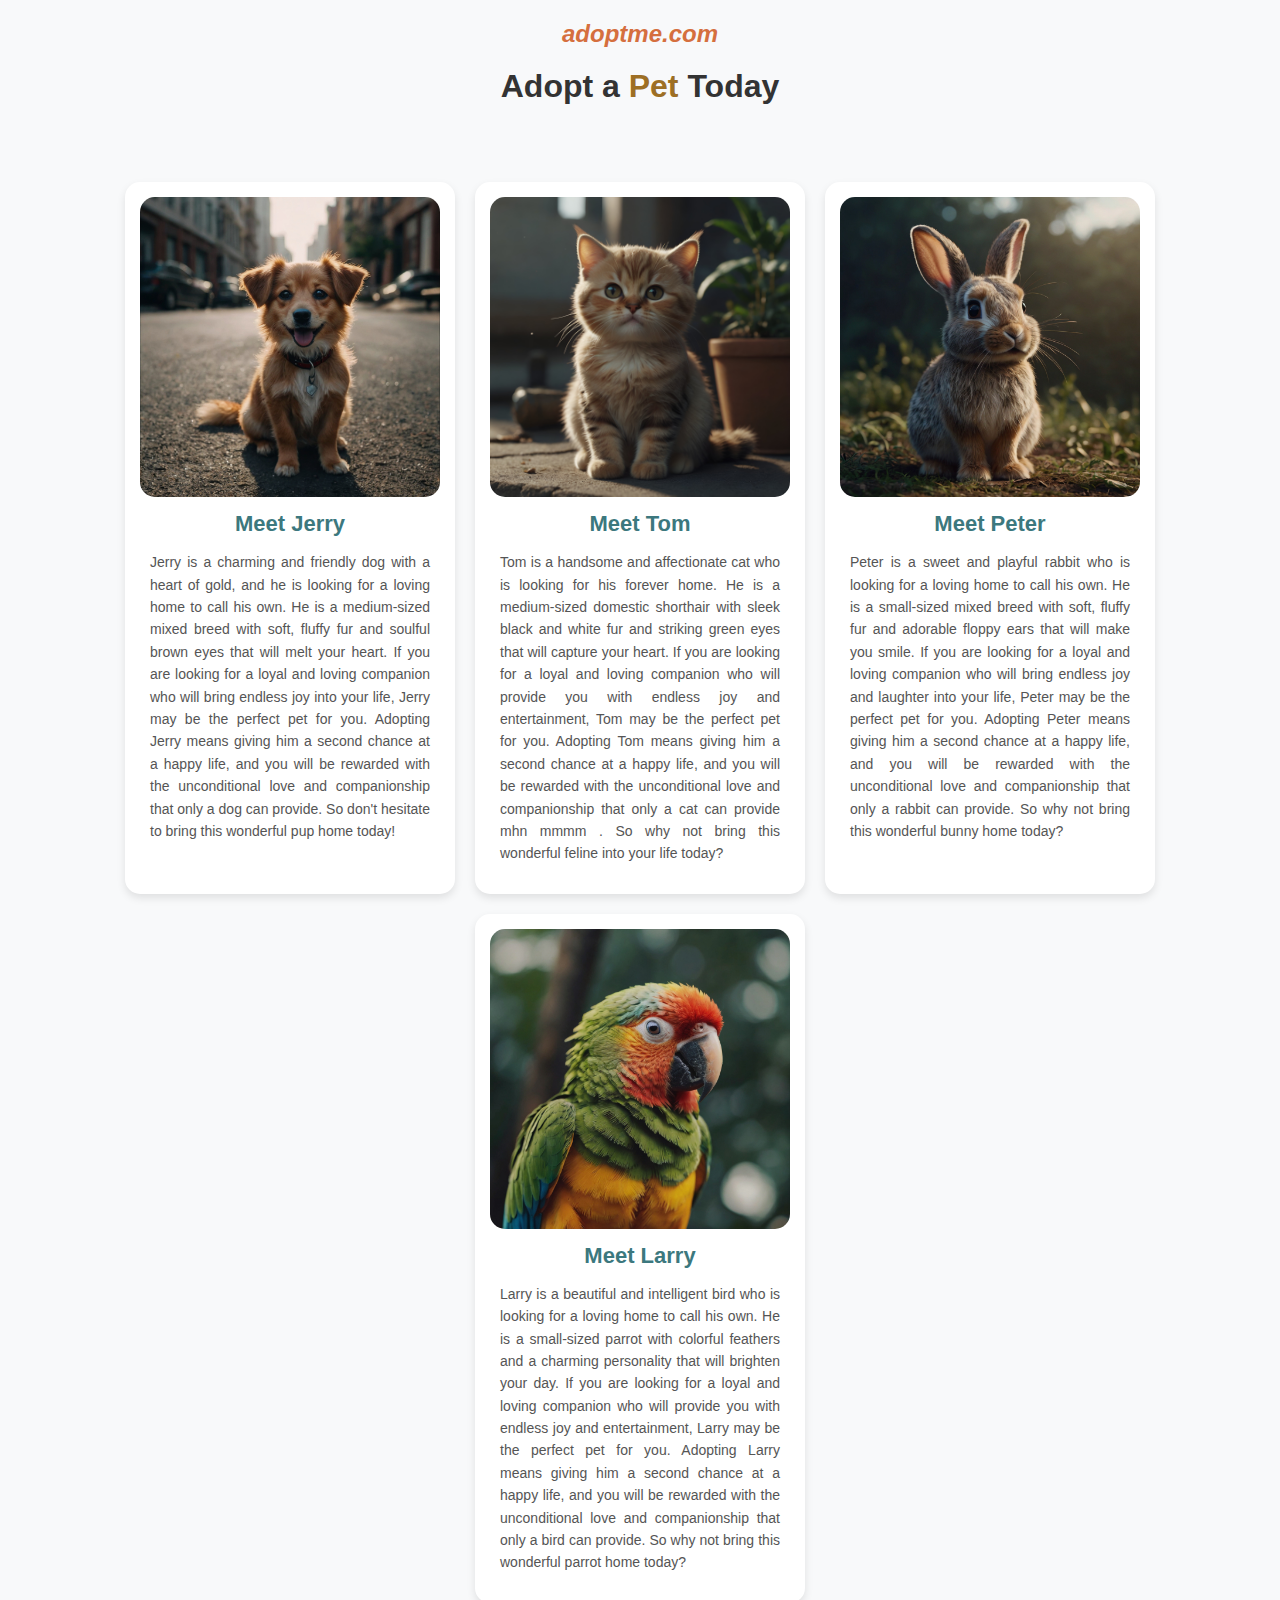
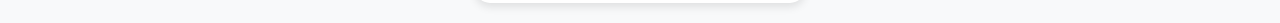
<file: adoptme/index.html>
<!DOCTYPE html>
<html lang="en">
  <head>
    <meta charset="UTF-8" />
    <meta http-equiv="X-UA-Compatible" content="IE=edge" />
    <meta name="viewport" content="width=device-width, initial-scale=1.0" />
    <title>CSS</title>
    <link rel="stylesheet" href="style.css" />
  </head>
  <body>
    <h2><i>adoptme.com</i></h2>
    <h1>Adopt a <span>Pet</span> Today</h1>
    <br /><br />
    <div id="pets">
      <div class="card">
        <img src="dog.jpg" alt="jerry" />
        <h3>Meet Jerry</h3>
        <p>
          Jerry is a charming and friendly dog with a heart of gold, and he is
          looking for a loving home to call his own. He is a medium-sized mixed
          breed with soft, fluffy fur and soulful brown eyes that will melt your
          heart. If you are looking for a loyal and loving companion who will
          bring endless joy into your life, Jerry may be the perfect pet for
          you. Adopting Jerry means giving him a second chance at a happy life,
          and you will be rewarded with the unconditional love and companionship
          that only a dog can provide. So don't hesitate to bring this wonderful
          pup home today!
        </p>
      </div>

      <div class="card">
        <img src="cat.jpg" alt="tom" />
        <h3>Meet Tom</h3>
        <p>
          Tom is a handsome and affectionate cat who is looking for his forever
          home. He is a medium-sized domestic shorthair with sleek black and
          white fur and striking green eyes that will capture your heart. If you
          are looking for a loyal and loving companion who will provide you with
          endless joy and entertainment, Tom may be the perfect pet for you.
          Adopting Tom means giving him a second chance at a happy life, and you
          will be rewarded with the unconditional love and companionship that
          only a cat can provide mhn mmmm . So why not bring this wonderful
          feline into your life today?
        </p>
      </div>
      <div class="card">
        <img src="rabbit.jpg" alt="peter" />
        <h3>Meet Peter</h3>
        <p>
          Peter is a sweet and playful rabbit who is looking for a loving home
          to call his own. He is a small-sized mixed breed with soft, fluffy fur
          and adorable floppy ears that will make you smile. If you are looking
          for a loyal and loving companion who will bring endless joy and
          laughter into your life, Peter may be the perfect pet for you.
          Adopting Peter means giving him a second chance at a happy life, and
          you will be rewarded with the unconditional love and companionship
          that only a rabbit can provide. So why not bring this wonderful bunny
          home today?
        </p>
      </div>
      <div class="card">
        <img src="parrot.jpg" alt="larry" />
        <h3>Meet Larry</h3>
        <p>
          Larry is a beautiful and intelligent bird who is looking for a loving
          home to call his own. He is a small-sized parrot with colorful
          feathers and a charming personality that will brighten your day. If
          you are looking for a loyal and loving companion who will provide you
          with endless joy and entertainment, Larry may be the perfect pet for
          you. Adopting Larry means giving him a second chance at a happy life,
          and you will be rewarded with the unconditional love and companionship
          that only a bird can provide. So why not bring this wonderful parrot
          home today?
        </p>
      </div>
    </div>
  </body>
</html>
</file>
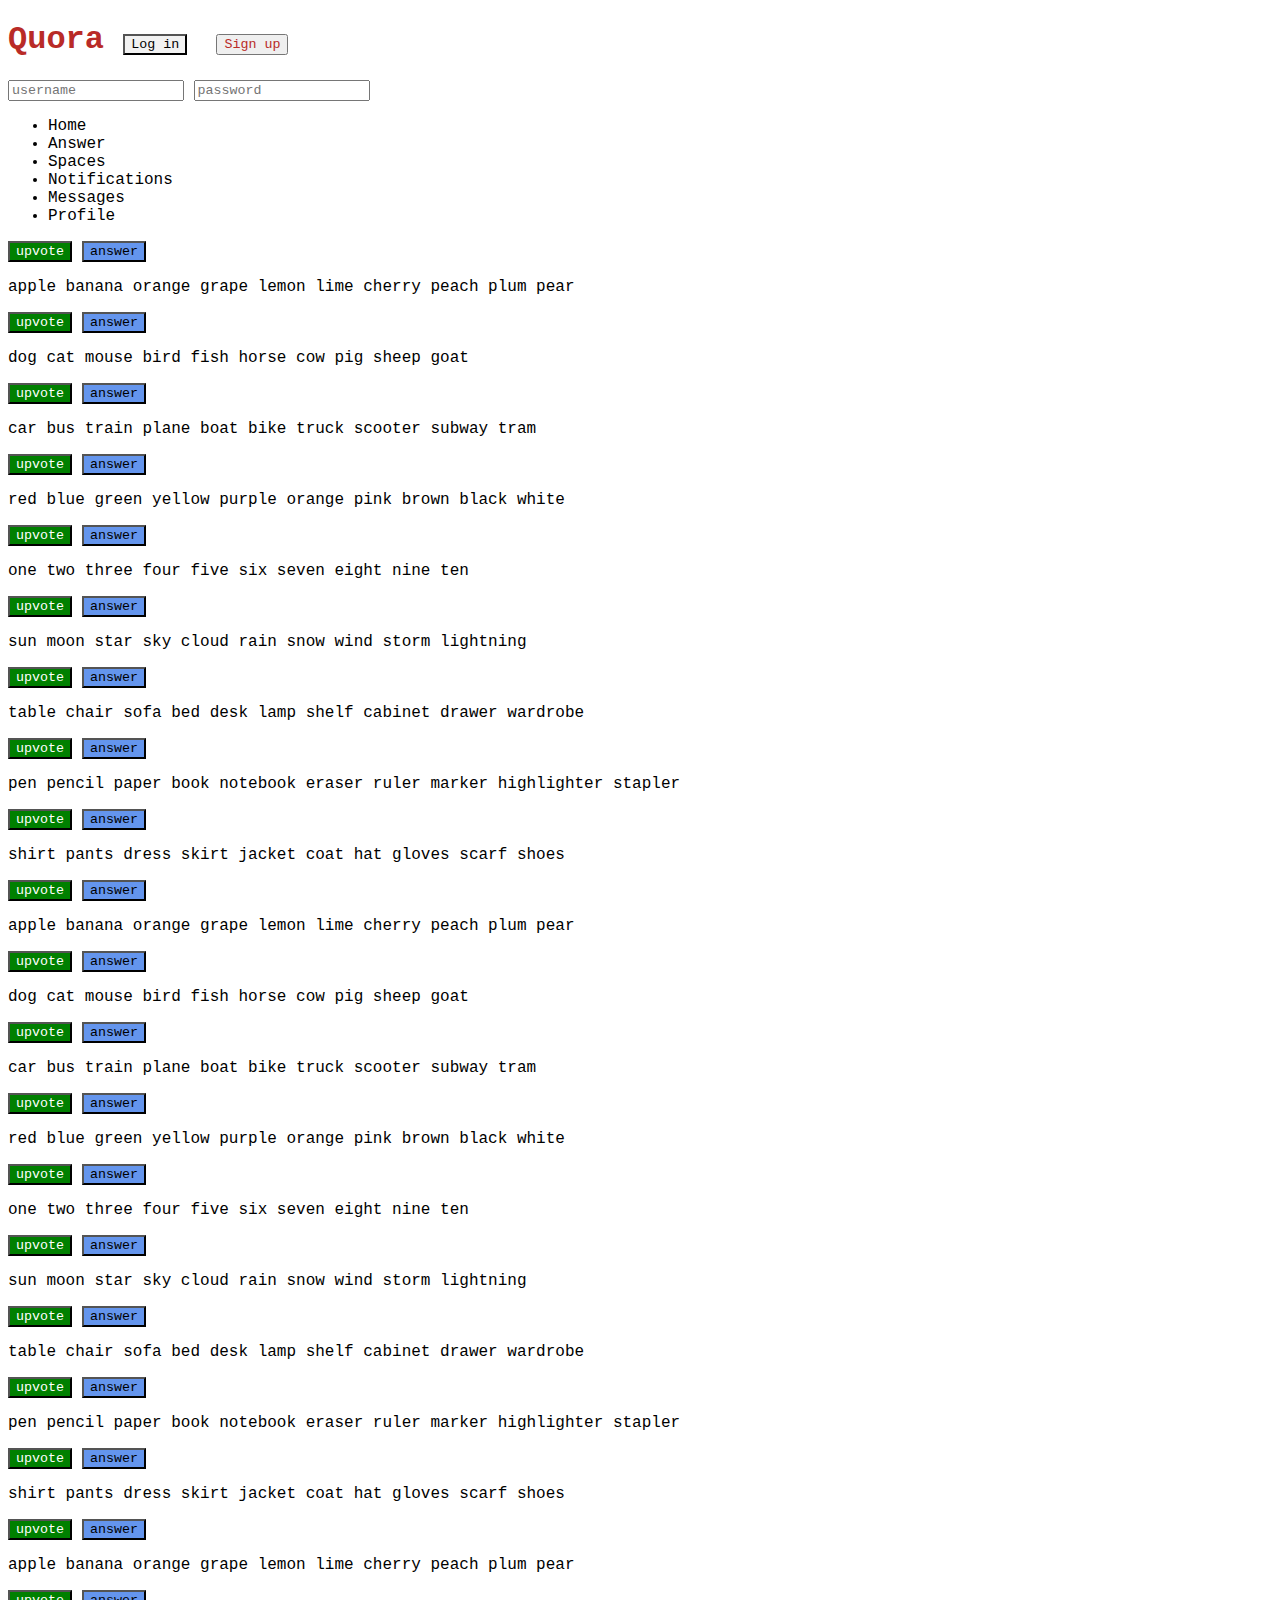
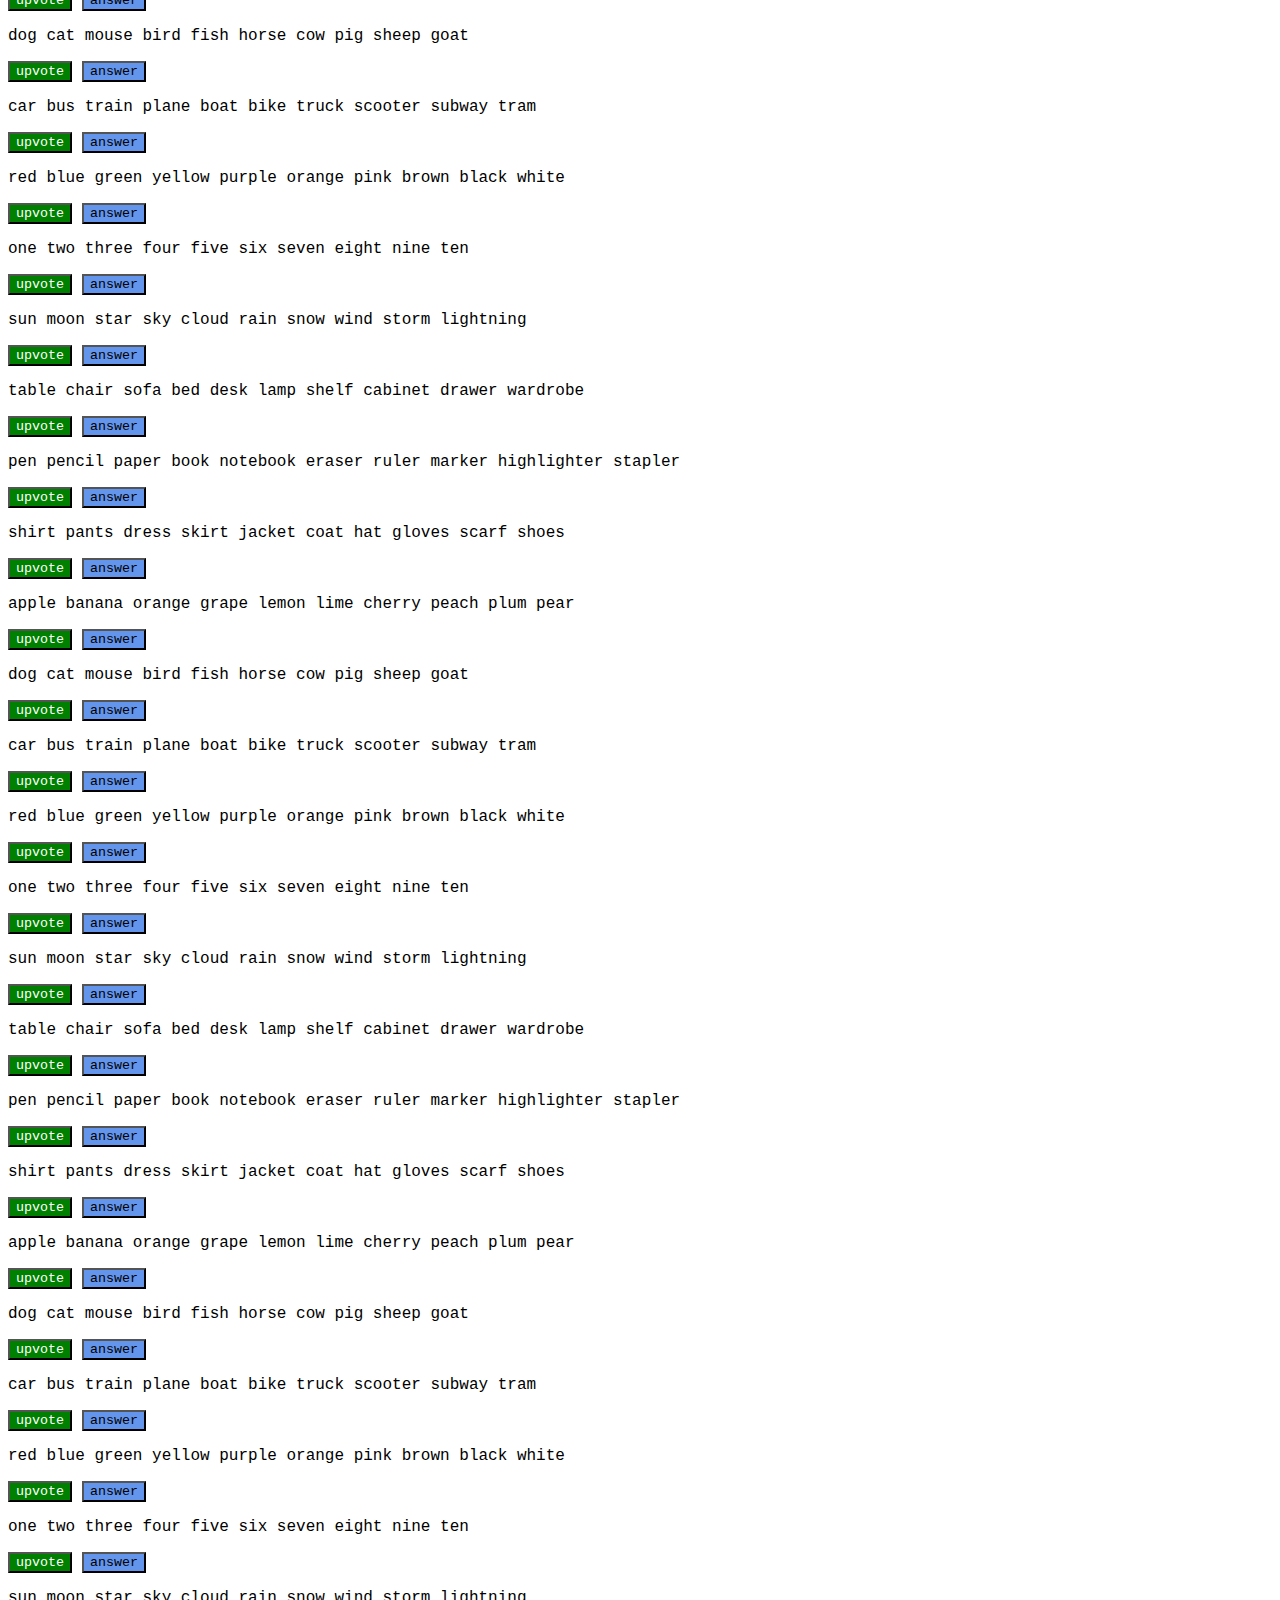
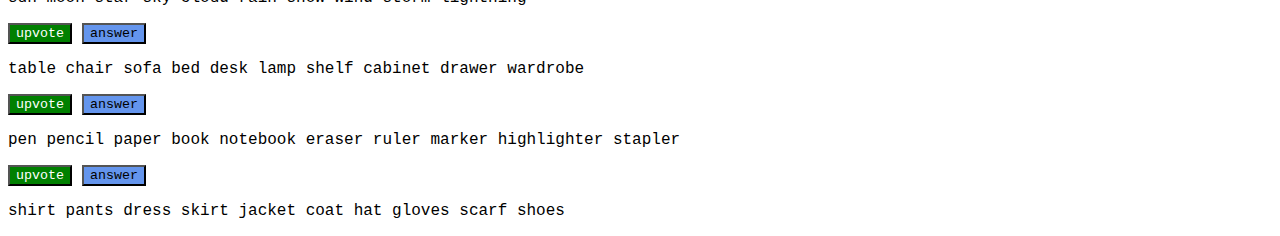
<file: Projects/quora/index.html>
<!DOCTYPE html>
<html lang="en">
  <head>
    <meta charset="UTF-8" />
    <meta name="viewport" content="width=device-width, initial-scale=1.0" />
    <title>Document</title>
    <link rel="stylesheet" href="style.css" />
  </head>
  <body>
    <header>
      <h1>
        Quora
        <button id="login">Log in</button>
        <button id="signup">Sign up</button>
      </h1>
      <div>
        <input type="text" name="user" id="user" placeholder="username" />
        <input type="password" name="pwd" id="pwd" placeholder="password" />
      </div>
      <nav>
        <ul>
          <li>Home</li>
          <li>Answer</li>
          <li>Spaces</li>
          <li>Notifications</li>
          <li>Messages</li>
          <li>Profile</li>
        </ul>
      </nav>
    </header>
    <main>
      <div>
        <span
          ><button class="upvote">upvote</button><button>answer</button></span
        >
        <p>apple banana orange grape lemon lime cherry peach plum pear</p>
      </div>
      <div>
        <span
          ><button class="upvote">upvote</button><button>answer</button></span
        >
        <p>dog cat mouse bird fish horse cow pig sheep goat</p>
      </div>
      <div>
        <span
          ><button class="upvote">upvote</button><button>answer</button></span
        >
        <p>car bus train plane boat bike truck scooter subway tram</p>
      </div>
      <div>
        <span
          ><button class="upvote">upvote</button><button>answer</button></span
        >
        <p>red blue green yellow purple orange pink brown black white</p>
      </div>
      <div>
        <span
          ><button class="upvote">upvote</button><button>answer</button></span
        >
        <p>one two three four five six seven eight nine ten</p>
      </div>
      <div>
        <span
          ><button class="upvote">upvote</button><button>answer</button></span
        >
        <p>sun moon star sky cloud rain snow wind storm lightning</p>
      </div>
      <div>
        <span
          ><button class="upvote">upvote</button><button>answer</button></span
        >
        <p>table chair sofa bed desk lamp shelf cabinet drawer wardrobe</p>
      </div>
      <div>
        <span
          ><button class="upvote">upvote</button><button>answer</button></span
        >
        <p>
          pen pencil paper book notebook eraser ruler marker highlighter stapler
        </p>
      </div>
      <div>
        <span
          ><button class="upvote">upvote</button><button>answer</button></span
        >
        <p>shirt pants dress skirt jacket coat hat gloves scarf shoes</p>
      </div>
      <div>
        <span
          ><button class="upvote">upvote</button><button>answer</button></span
        >
        <p>apple banana orange grape lemon lime cherry peach plum pear</p>
      </div>
      <div>
        <span
          ><button class="upvote">upvote</button><button>answer</button></span
        >
        <p>dog cat mouse bird fish horse cow pig sheep goat</p>
      </div>
      <div>
        <span
          ><button class="upvote">upvote</button><button>answer</button></span
        >
        <p>car bus train plane boat bike truck scooter subway tram</p>
      </div>
      <div>
        <span
          ><button class="upvote">upvote</button><button>answer</button></span
        >
        <p>red blue green yellow purple orange pink brown black white</p>
      </div>
      <div>
        <span
          ><button class="upvote">upvote</button><button>answer</button></span
        >
        <p>one two three four five six seven eight nine ten</p>
      </div>
      <div>
        <span
          ><button class="upvote">upvote</button><button>answer</button></span
        >
        <p>sun moon star sky cloud rain snow wind storm lightning</p>
      </div>
      <div>
        <span
          ><button class="upvote">upvote</button><button>answer</button></span
        >
        <p>table chair sofa bed desk lamp shelf cabinet drawer wardrobe</p>
      </div>
      <div>
        <span
          ><button class="upvote">upvote</button><button>answer</button></span
        >
        <p>
          pen pencil paper book notebook eraser ruler marker highlighter stapler
        </p>
      </div>
      <div>
        <span
          ><button class="upvote">upvote</button><button>answer</button></span
        >
        <p>shirt pants dress skirt jacket coat hat gloves scarf shoes</p>
      </div>
      <div>
        <span
          ><button class="upvote">upvote</button><button>answer</button></span
        >
        <p>apple banana orange grape lemon lime cherry peach plum pear</p>
      </div>
      <div>
        <span
          ><button class="upvote">upvote</button><button>answer</button></span
        >
        <p>dog cat mouse bird fish horse cow pig sheep goat</p>
      </div>
      <div>
        <span
          ><button class="upvote">upvote</button><button>answer</button></span
        >
        <p>car bus train plane boat bike truck scooter subway tram</p>
      </div>
      <div>
        <span
          ><button class="upvote">upvote</button><button>answer</button></span
        >
        <p>red blue green yellow purple orange pink brown black white</p>
      </div>
      <div>
        <span
          ><button class="upvote">upvote</button><button>answer</button></span
        >
        <p>one two three four five six seven eight nine ten</p>
      </div>
      <div>
        <span
          ><button class="upvote">upvote</button><button>answer</button></span
        >
        <p>sun moon star sky cloud rain snow wind storm lightning</p>
      </div>
      <div>
        <span
          ><button class="upvote">upvote</button><button>answer</button></span
        >
        <p>table chair sofa bed desk lamp shelf cabinet drawer wardrobe</p>
      </div>
      <div>
        <span
          ><button class="upvote">upvote</button><button>answer</button></span
        >
        <p>
          pen pencil paper book notebook eraser ruler marker highlighter stapler
        </p>
      </div>
      <div>
        <span
          ><button class="upvote">upvote</button><button>answer</button></span
        >
        <p>shirt pants dress skirt jacket coat hat gloves scarf shoes</p>
      </div>
      <div>
        <span
          ><button class="upvote">upvote</button><button>answer</button></span
        >
        <p>apple banana orange grape lemon lime cherry peach plum pear</p>
      </div>
      <div>
        <span
          ><button class="upvote">upvote</button><button>answer</button></span
        >
        <p>dog cat mouse bird fish horse cow pig sheep goat</p>
      </div>
      <div>
        <span
          ><button class="upvote">upvote</button><button>answer</button></span
        >
        <p>car bus train plane boat bike truck scooter subway tram</p>
      </div>
      <div>
        <span
          ><button class="upvote">upvote</button><button>answer</button></span
        >
        <p>red blue green yellow purple orange pink brown black white</p>
      </div>
      <div>
        <span
          ><button class="upvote">upvote</button><button>answer</button></span
        >
        <p>one two three four five six seven eight nine ten</p>
      </div>
      <div>
        <span
          ><button class="upvote">upvote</button><button>answer</button></span
        >
        <p>sun moon star sky cloud rain snow wind storm lightning</p>
      </div>
      <div>
        <span
          ><button class="upvote">upvote</button><button>answer</button></span
        >
        <p>table chair sofa bed desk lamp shelf cabinet drawer wardrobe</p>
      </div>
      <div>
        <span
          ><button class="upvote">upvote</button><button>answer</button></span
        >
        <p>
          pen pencil paper book notebook eraser ruler marker highlighter stapler
        </p>
      </div>
      <div>
        <span
          ><button class="upvote">upvote</button><button>answer</button></span
        >
        <p>shirt pants dress skirt jacket coat hat gloves scarf shoes</p>
      </div>
      <div>
        <span
          ><button class="upvote">upvote</button><button>answer</button></span
        >
        <p>apple banana orange grape lemon lime cherry peach plum pear</p>
      </div>
      <div>
        <span
          ><button class="upvote">upvote</button><button>answer</button></span
        >
        <p>dog cat mouse bird fish horse cow pig sheep goat</p>
      </div>
      <div>
        <span
          ><button class="upvote">upvote</button><button>answer</button></span
        >
        <p>car bus train plane boat bike truck scooter subway tram</p>
      </div>
      <div>
        <span
          ><button class="upvote">upvote</button><button>answer</button></span
        >
        <p>red blue green yellow purple orange pink brown black white</p>
      </div>
      <div>
        <span
          ><button class="upvote">upvote</button><button>answer</button></span
        >
        <p>one two three four five six seven eight nine ten</p>
      </div>
      <div>
        <span
          ><button class="upvote">upvote</button><button>answer</button></span
        >
        <p>sun moon star sky cloud rain snow wind storm lightning</p>
      </div>
      <div>
        <span
          ><button class="upvote">upvote</button><button>answer</button></span
        >
        <p>table chair sofa bed desk lamp shelf cabinet drawer wardrobe</p>
      </div>
      <div>
        <span
          ><button class="upvote">upvote</button><button>answer</button></span
        >
        <p>
          pen pencil paper book notebook eraser ruler marker highlighter stapler
        </p>
      </div>
      <div>
        <span
          ><button class="upvote">upvote</button><button>answer</button></span
        >
        <p>shirt pants dress skirt jacket coat hat gloves scarf shoes</p>
      </div>
    </main>
  </body>
</html>
</file>
<file: adoptme/style.css>
body {
  font-family: Arial, sans-serif;
  background-color: #f8f9fa;
  text-align: center;
  margin: 0;
  padding: 0;
}

h2 {
  color: #d56f3e;
  font-size: 24px;
  font-weight: bold;
}

h1 {
  color: #333;
  font-size: 32px;
  margin-top: 10px;
}

span {
  color: #9d6f24;
}

#pets {
  display: flex;
  justify-content: center;
  flex-wrap: wrap;
  gap: 20px;
  padding: 20px;
}

.card {
  width: 300px;
  background: #fff;
  border-radius: 15px;
  box-shadow: 0 4px 8px rgba(0, 0, 0, 0.1);
  padding: 15px;
  transition: transform 0.3s ease-in-out, box-shadow 0.3s ease-in-out;
}

.card:hover {
  transform: scale(1.05);
  box-shadow: 0 6px 12px rgba(0, 0, 0, 0.2);
}

img {
  width: 100%;
  height: auto;
  border-radius: 15px;
}

h3 {
  color: #3c787e;
  font-size: 22px;
  margin: 10px 0;
}

p {
  font-size: 14px;
  color: #555;
  line-height: 1.6;
  text-align: justify;
  padding: 0 10px;
}

@media (max-width: 768px) {
  #pets {
    flex-direction: column;
    align-items: center;
  }

  .card {
    width: 90%;
  }
}
</file>
<file: Projects/quora/style.css>
* {
  font-family: "Courier New", Courier, monospace;
}

h1,
h3 {
  color: #b92b27;
}

#login {
  background-color: #f2f2f2;
}
#signup {
  color: #b92b27;
}
button {
  margin-right: 10px;
}
.upvote {
  background-color: green;
  color: white;
}
.upvote + button {
  background-color: cornflowerblue;
}
</file>
